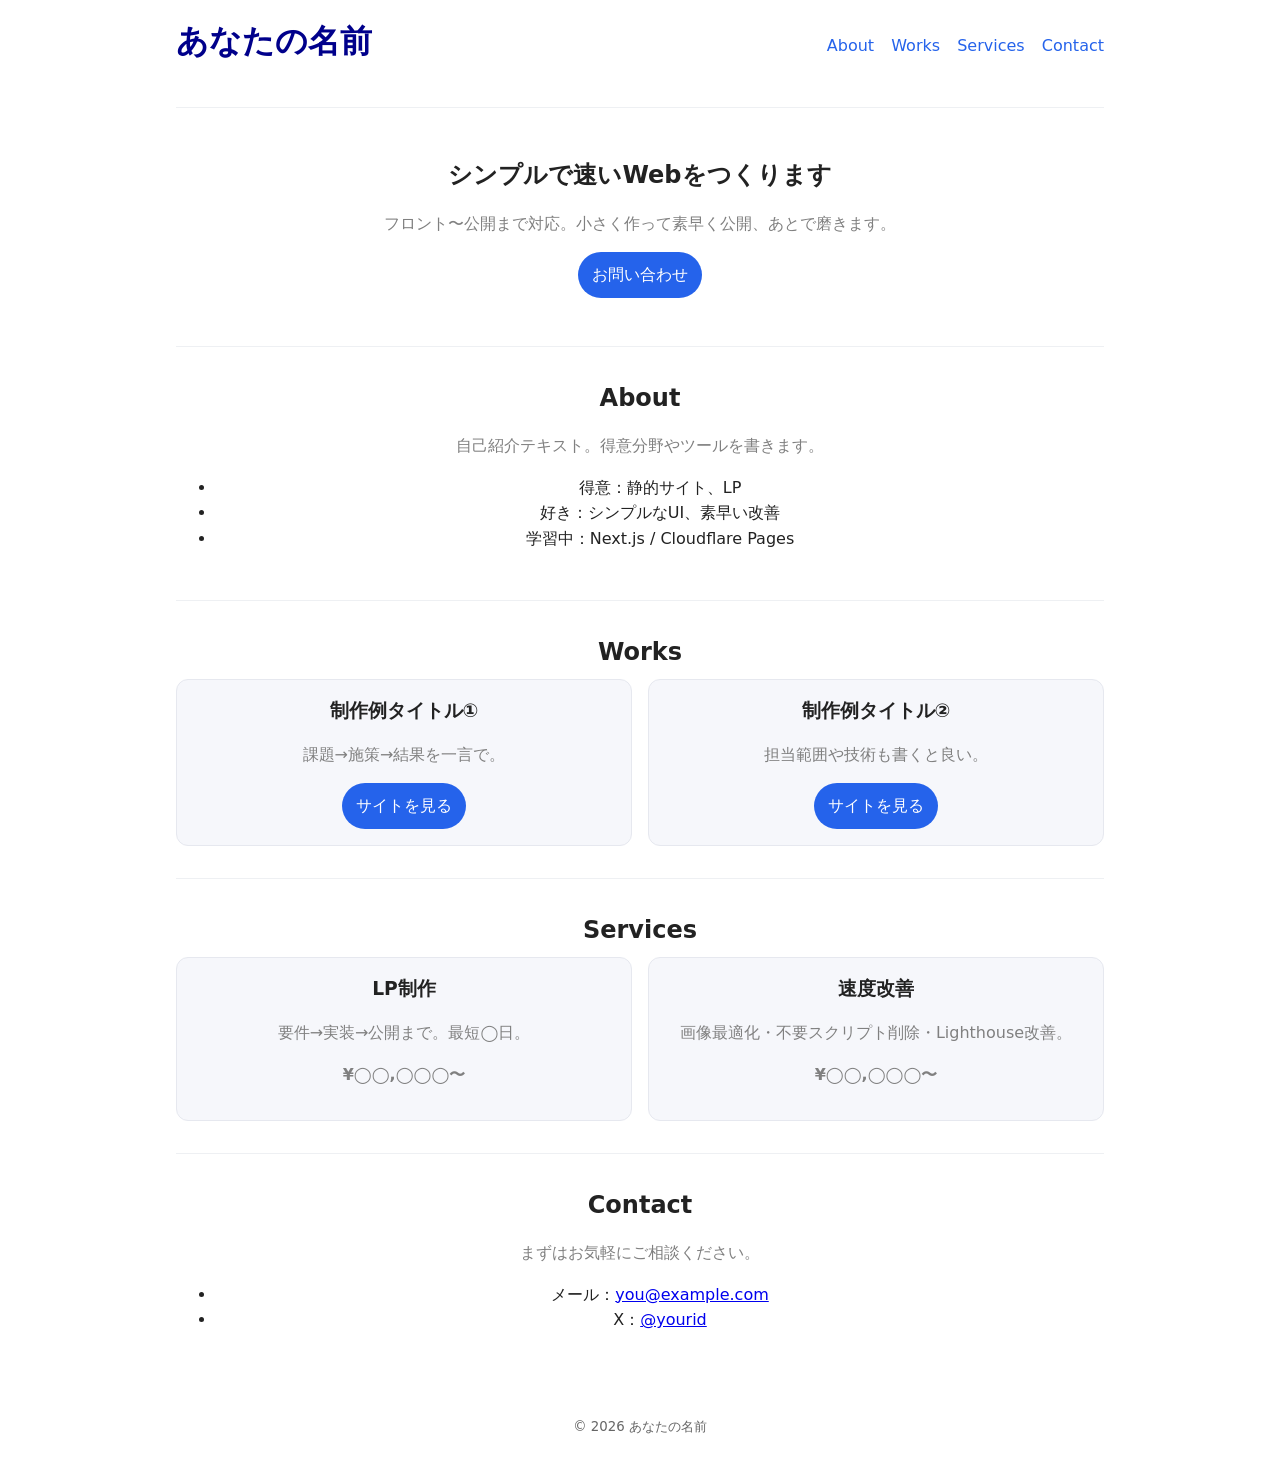
<file: index.html>
<!DOCTYPE html>
<html lang="ja">
<head>
  <meta charset="UTF-8" />
  <meta name="viewport" content="width=device-width, initial-scale=1" />
  <title>あなたの名前 | ポートフォリオ</title>
  <meta name="description" content="エンジニアのポートフォリオサイト" />
  <link rel="stylesheet" href="style.css" />
</head>
<body>
  <header>
    <h1>あなたの名前</h1>
    <nav>
      <a href="#about">About</a>
      <a href="#works">Works</a>
      <a href="#services">Services</a>
      <a href="#contact">Contact</a>
    </nav>
  </header>

  <main>
    <section id="hero" aria-labelledby="hero-title">
      <h2 id="hero-title">シンプルで速いWebをつくります</h2>
      <p>フロント〜公開まで対応。小さく作って素早く公開、あとで磨きます。</p>
      <a class="btn" href="#contact">お問い合わせ</a>
    </section>

    <section id="about" aria-labelledby="about-title">
      <h2 id="about-title">About</h2>
      <p>自己紹介テキスト。得意分野やツールを書きます。</p>
      <ul>
        <li>得意：静的サイト、LP</li>
        <li>好き：シンプルなUI、素早い改善</li>
        <li>学習中：Next.js / Cloudflare Pages</li>
      </ul>
    </section>

    <section id="works" aria-labelledby="works-title">
      <h2 id="works-title">Works</h2>
      <div class="grid">
        <article class="card">
          <h3>制作例タイトル①</h3>
          <p>課題→施策→結果を一言で。</p>
          <a class="btn" href="#" target="_blank" rel="noopener">サイトを見る</a>
        </article>
        <article class="card">
          <h3>制作例タイトル②</h3>
          <p>担当範囲や技術も書くと良い。</p>
          <a class="btn" href="#" target="_blank" rel="noopener">サイトを見る</a>
        </article>
      </div>
    </section>

    <section id="services" aria-labelledby="services-title">
      <h2 id="services-title">Services</h2>
      <div class="grid">
        <div class="card">
          <h3>LP制作</h3>
          <p>要件→実装→公開まで。最短◯日。</p>
          <p class="price">¥◯◯,◯◯◯〜</p>
        </div>
        <div class="card">
          <h3>速度改善</h3>
          <p>画像最適化・不要スクリプト削除・Lighthouse改善。</p>
          <p class="price">¥◯◯,◯◯◯〜</p>
        </div>
      </div>
    </section>

    <section id="contact" aria-labelledby="contact-title">
      <h2 id="contact-title">Contact</h2>
      <p>まずはお気軽にご相談ください。</p>
      <ul>
        <li>メール：<a href="mailto:you@example.com">you@example.com</a></li>
        <li>X：<a href="https://x.com/yourid" target="_blank" rel="noopener">@yourid</a></li>
      </ul>
    </section>
  </main>

  <footer>
    <small>© <span id="year"></span> あなたの名前</small>
  </footer>

  <script>
    document.getElementById('year').textContent = new Date().getFullYear();
  </script>
</body>
</html>
</file>
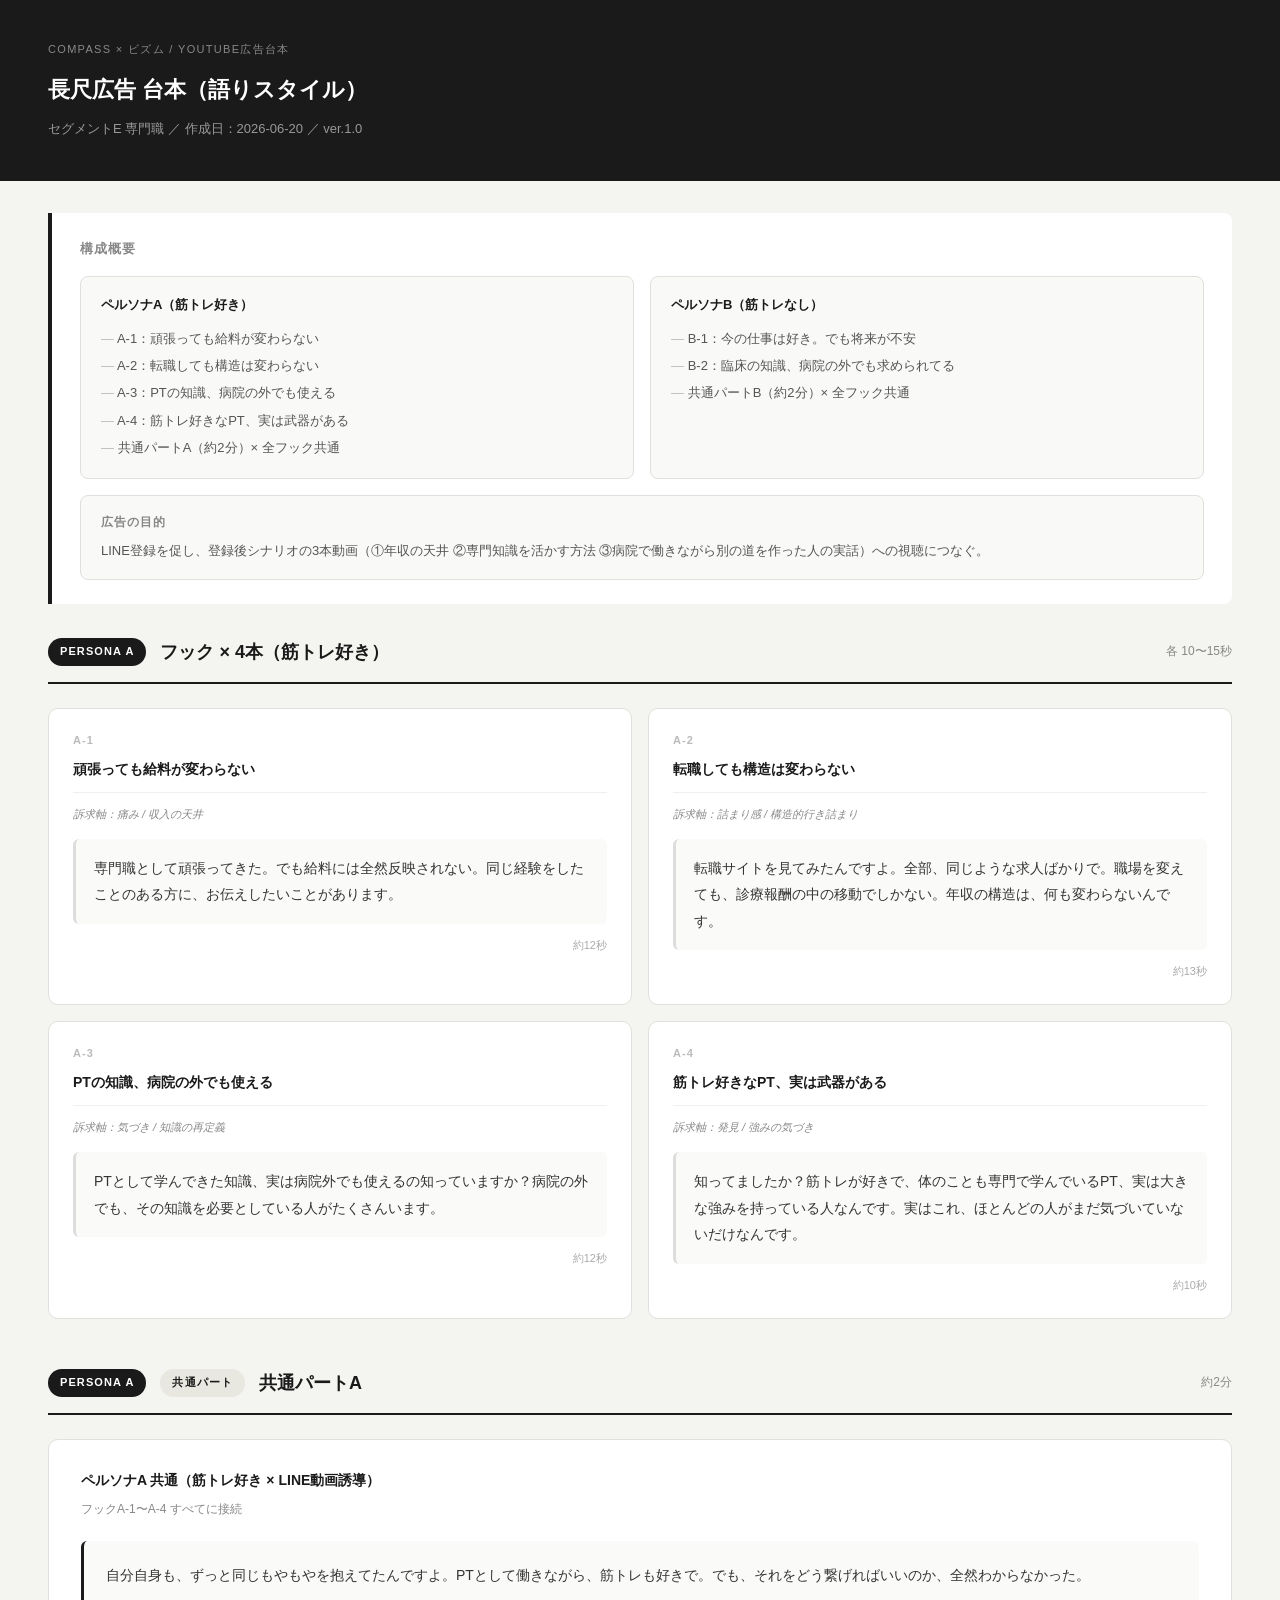
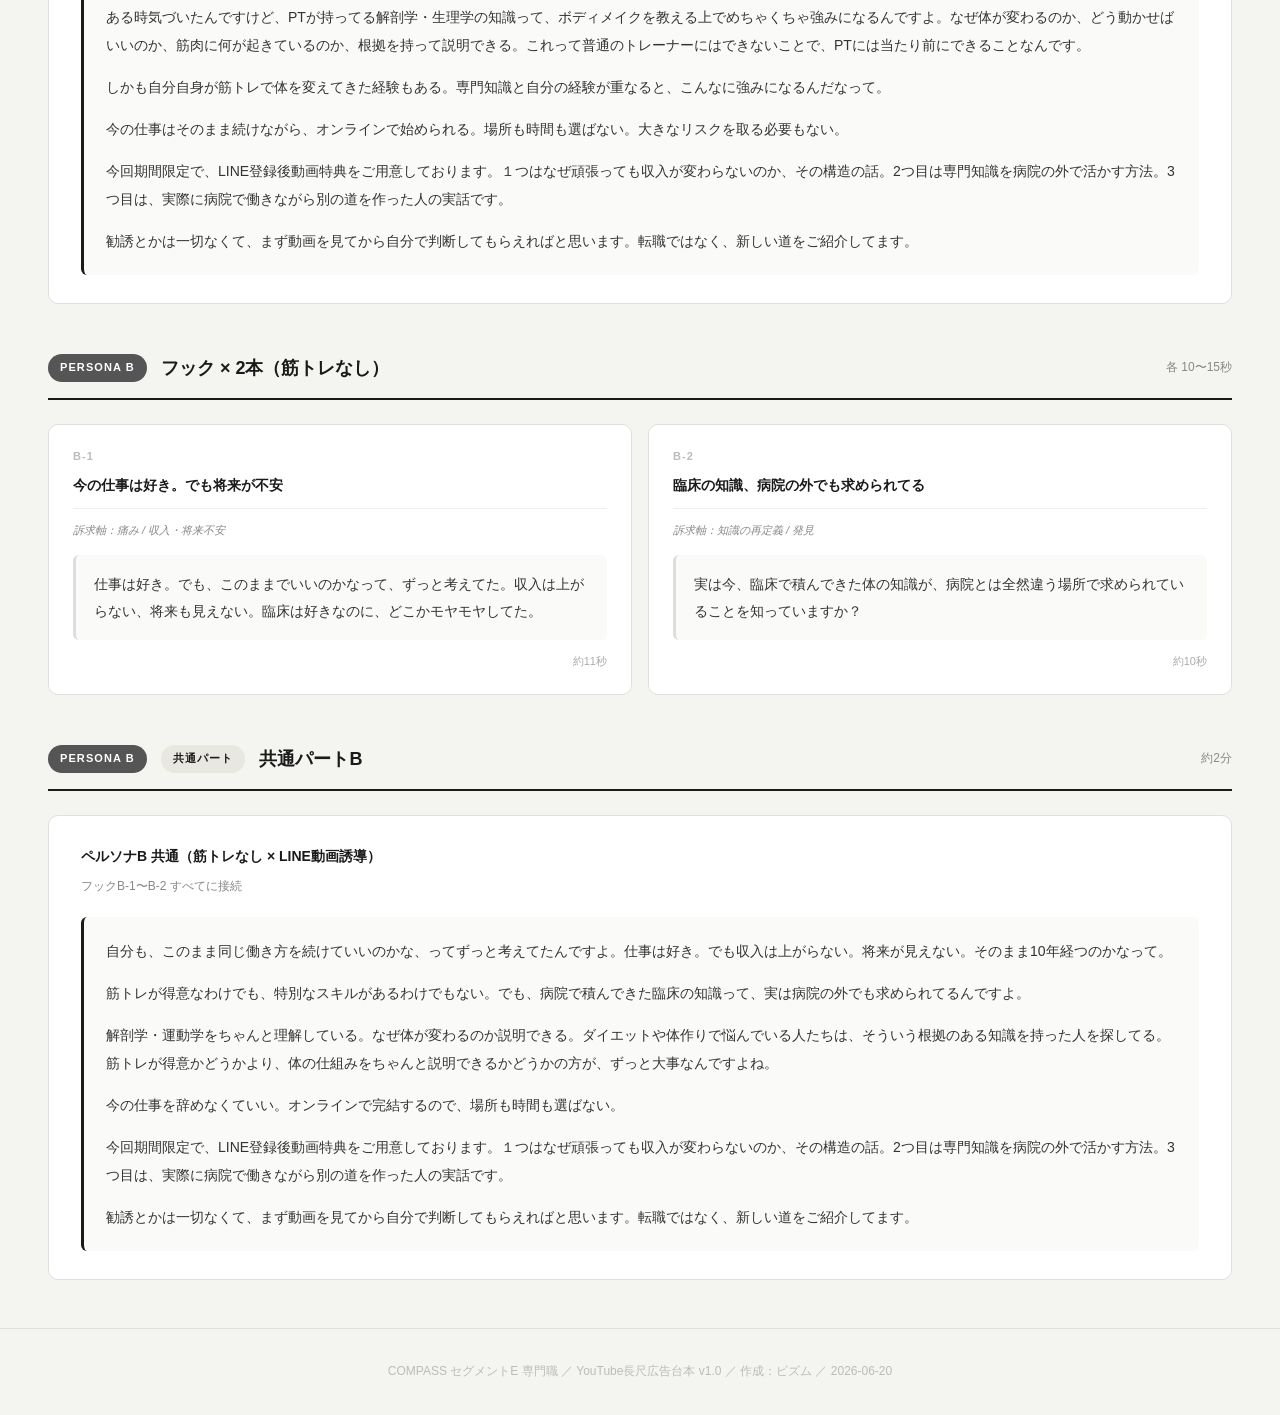
<file: yt_script_longform_20260620.html>
<!DOCTYPE html>
<html lang="ja">
<head>
  <meta charset="UTF-8">
  <meta name="viewport" content="width=device-width, initial-scale=1.0">
  <title>COMPASS YouTube長尺広告 台本 | 2026-06-20</title>
  <style>
    * { box-sizing: border-box; margin: 0; padding: 0; }

    body {
      font-family: 'Helvetica Neue', 'Hiragino Sans', 'Yu Gothic', sans-serif;
      background: #f4f4f0;
      color: #1a1a1a;
      line-height: 1.8;
    }

    header {
      background: #1a1a1a;
      color: #fff;
      padding: 40px 48px;
    }

    header .label {
      font-size: 11px;
      letter-spacing: 0.12em;
      text-transform: uppercase;
      color: #888;
      margin-bottom: 10px;
    }

    header h1 {
      font-size: 22px;
      font-weight: 700;
      margin-bottom: 8px;
    }

    header .meta {
      font-size: 13px;
      color: #999;
    }

    .overview {
      background: #fff;
      border-left: 4px solid #1a1a1a;
      margin: 32px 48px;
      padding: 24px 28px;
      border-radius: 0 8px 8px 0;
    }

    .overview h2 {
      font-size: 13px;
      font-weight: 700;
      letter-spacing: 0.08em;
      text-transform: uppercase;
      color: #888;
      margin-bottom: 16px;
    }

    .structure-grid {
      display: grid;
      grid-template-columns: 1fr 1fr;
      gap: 16px;
    }

    .structure-box {
      background: #f9f9f7;
      border: 1px solid #e0e0dc;
      border-radius: 8px;
      padding: 16px 20px;
    }

    .structure-box h3 {
      font-size: 13px;
      font-weight: 700;
      margin-bottom: 8px;
    }

    .structure-box ul {
      list-style: none;
      font-size: 13px;
      color: #555;
    }

    .structure-box ul li {
      padding: 2px 0;
    }

    .structure-box ul li::before {
      content: "—  ";
      color: #bbb;
    }

    .purpose-box {
      background: #f9f9f7;
      border: 1px solid #e0e0dc;
      border-radius: 8px;
      padding: 16px 20px;
      margin-top: 16px;
      font-size: 13px;
      color: #555;
    }

    .purpose-box strong {
      display: block;
      font-size: 12px;
      font-weight: 700;
      letter-spacing: 0.08em;
      text-transform: uppercase;
      color: #888;
      margin-bottom: 6px;
    }

    /* Section */
    .section {
      margin: 0 48px 48px;
    }

    .section-header {
      display: flex;
      align-items: center;
      gap: 14px;
      margin-bottom: 24px;
      padding-bottom: 14px;
      border-bottom: 2px solid #1a1a1a;
    }

    .persona-tag {
      display: inline-block;
      font-size: 11px;
      font-weight: 700;
      letter-spacing: 0.1em;
      text-transform: uppercase;
      padding: 4px 12px;
      border-radius: 100px;
    }

    .persona-a { background: #1a1a1a; color: #fff; }
    .persona-b { background: #555; color: #fff; }
    .common-tag { background: #e8e8e0; color: #1a1a1a; }

    .section-header h2 {
      font-size: 18px;
      font-weight: 700;
    }

    .section-header .duration {
      font-size: 12px;
      color: #888;
      margin-left: auto;
    }

    /* Hook cards */
    .hooks-grid {
      display: grid;
      grid-template-columns: 1fr 1fr;
      gap: 16px;
      margin-bottom: 0;
    }

    .hook-card {
      background: #fff;
      border: 1px solid #e0e0dc;
      border-radius: 10px;
      padding: 22px 24px;
      position: relative;
    }

    .hook-id {
      font-size: 11px;
      font-weight: 700;
      letter-spacing: 0.1em;
      color: #bbb;
      margin-bottom: 6px;
    }

    .hook-title {
      font-size: 14px;
      font-weight: 700;
      color: #1a1a1a;
      margin-bottom: 12px;
      padding-bottom: 10px;
      border-bottom: 1px solid #f0f0ec;
    }

    .hook-axis {
      font-size: 11px;
      color: #888;
      margin-bottom: 14px;
      font-style: italic;
    }

    .script-text {
      font-size: 14px;
      line-height: 1.9;
      color: #333;
      background: #fafaf8;
      border-radius: 6px;
      padding: 16px 18px;
      border-left: 3px solid #ddd;
    }

    .duration-badge {
      font-size: 11px;
      color: #aaa;
      margin-top: 12px;
      text-align: right;
    }

    /* Common part */
    .common-card {
      background: #fff;
      border: 1px solid #e0e0dc;
      border-radius: 10px;
      padding: 28px 32px;
    }

    .common-card .common-title {
      font-size: 14px;
      font-weight: 700;
      color: #1a1a1a;
      margin-bottom: 6px;
    }

    .common-card .common-sub {
      font-size: 12px;
      color: #888;
      margin-bottom: 20px;
    }

    .common-script {
      font-size: 14px;
      line-height: 2.0;
      color: #333;
      background: #fafaf8;
      border-radius: 6px;
      padding: 20px 22px;
      border-left: 3px solid #1a1a1a;
    }

    .common-script p {
      margin-bottom: 14px;
    }

    .common-script p:last-child {
      margin-bottom: 0;
    }

    /* Policy check */
    .policy-section {
      margin: 0 48px 48px;
    }

    .policy-header {
      display: flex;
      align-items: center;
      gap: 12px;
      margin-bottom: 16px;
      padding-bottom: 12px;
      border-bottom: 2px solid #1a1a1a;
    }

    .policy-header h2 {
      font-size: 16px;
      font-weight: 700;
    }

    .policy-table {
      width: 100%;
      border-collapse: collapse;
      background: #fff;
      border-radius: 10px;
      overflow: hidden;
      border: 1px solid #e0e0dc;
      font-size: 13px;
    }

    .policy-table th {
      background: #f4f4f0;
      padding: 12px 18px;
      text-align: left;
      font-size: 11px;
      font-weight: 700;
      letter-spacing: 0.08em;
      text-transform: uppercase;
      color: #888;
      border-bottom: 1px solid #e0e0dc;
    }

    .policy-table td {
      padding: 12px 18px;
      border-bottom: 1px solid #f4f4f0;
      color: #444;
    }

    .policy-table tr:last-child td {
      border-bottom: none;
    }

    .ok { color: #2d7a2d; font-weight: 700; }
    .ng { color: #c0392b; font-weight: 700; }

    /* Footer */
    footer {
      text-align: center;
      padding: 32px 48px;
      font-size: 12px;
      color: #bbb;
      border-top: 1px solid #e0e0dc;
      margin-top: 16px;
    }

    @media (max-width: 720px) {
      header, .overview, .section, .policy-section { padding-left: 20px; padding-right: 20px; }
      .overview { margin: 20px; }
      .section { margin: 0 20px 40px; }
      .policy-section { margin: 0 20px 40px; }
      .hooks-grid { grid-template-columns: 1fr; }
      .structure-grid { grid-template-columns: 1fr; }
    }
  </style>
</head>
<body>

<header>
  <div class="label">COMPASS × ビズム / YouTube広告台本</div>
  <h1>長尺広告 台本（語りスタイル）</h1>
  <div class="meta">セグメントE 専門職 ／ 作成日：2026-06-20 ／ ver.1.0</div>
</header>

<!-- 構成概要 -->
<div class="overview">
  <h2>構成概要</h2>
  <div class="structure-grid">
    <div class="structure-box">
      <h3>ペルソナA（筋トレ好き）</h3>
      <ul>
        <li>A-1：頑張っても給料が変わらない</li>
        <li>A-2：転職しても構造は変わらない</li>
        <li>A-3：PTの知識、病院の外でも使える</li>
        <li>A-4：筋トレ好きなPT、実は武器がある</li>
        <li>共通パートA（約2分）× 全フック共通</li>
      </ul>
    </div>
    <div class="structure-box">
      <h3>ペルソナB（筋トレなし）</h3>
      <ul>
        <li>B-1：今の仕事は好き。でも将来が不安</li>
        <li>B-2：臨床の知識、病院の外でも求められてる</li>
        <li>共通パートB（約2分）× 全フック共通</li>
      </ul>
    </div>
  </div>
  <div class="purpose-box">
    <strong>広告の目的</strong>
    LINE登録を促し、登録後シナリオの3本動画（①年収の天井 ②専門知識を活かす方法 ③病院で働きながら別の道を作った人の実話）への視聴につなぐ。
  </div>
</div>

<!-- ペルソナA フック -->
<div class="section">
  <div class="section-header">
    <span class="persona-tag persona-a">Persona A</span>
    <h2>フック × 4本（筋トレ好き）</h2>
    <span class="duration">各 10〜15秒</span>
  </div>

  <div class="hooks-grid">

    <div class="hook-card">
      <div class="hook-id">A-1</div>
      <div class="hook-title">頑張っても給料が変わらない</div>
      <div class="hook-axis">訴求軸：痛み / 収入の天井</div>
      <div class="script-text">
        専門職として頑張ってきた。でも給料には全然反映されない。同じ経験をしたことのある方に、お伝えしたいことがあります。
      </div>
      <div class="duration-badge">約12秒</div>
    </div>

    <div class="hook-card">
      <div class="hook-id">A-2</div>
      <div class="hook-title">転職しても構造は変わらない</div>
      <div class="hook-axis">訴求軸：詰まり感 / 構造的行き詰まり</div>
      <div class="script-text">
        転職サイトを見てみたんですよ。全部、同じような求人ばかりで。職場を変えても、診療報酬の中の移動でしかない。年収の構造は、何も変わらないんです。
      </div>
      <div class="duration-badge">約13秒</div>
    </div>

    <div class="hook-card">
      <div class="hook-id">A-3</div>
      <div class="hook-title">PTの知識、病院の外でも使える</div>
      <div class="hook-axis">訴求軸：気づき / 知識の再定義</div>
      <div class="script-text">
        PTとして学んできた知識、実は病院外でも使えるの知っていますか？病院の外でも、その知識を必要としている人がたくさんいます。
      </div>
      <div class="duration-badge">約12秒</div>
    </div>

    <div class="hook-card">
      <div class="hook-id">A-4</div>
      <div class="hook-title">筋トレ好きなPT、実は武器がある</div>
      <div class="hook-axis">訴求軸：発見 / 強みの気づき</div>
      <div class="script-text">
        知ってましたか？筋トレが好きで、体のことも専門で学んでいるPT、実は大きな強みを持っている人なんです。実はこれ、ほとんどの人がまだ気づいていないだけなんです。
      </div>
      <div class="duration-badge">約10秒</div>
    </div>

  </div>
</div>

<!-- 共通パートA -->
<div class="section">
  <div class="section-header">
    <span class="persona-tag persona-a">Persona A</span>
    <span class="persona-tag common-tag">共通パート</span>
    <h2>共通パートA</h2>
    <span class="duration">約2分</span>
  </div>

  <div class="common-card">
    <div class="common-title">ペルソナA 共通（筋トレ好き × LINE動画誘導）</div>
    <div class="common-sub">フックA-1〜A-4 すべてに接続</div>
    <div class="common-script">
      <p>
        自分自身も、ずっと同じもやもやを抱えてたんですよ。PTとして働きながら、筋トレも好きで。でも、それをどう繋げればいいのか、全然わからなかった。
      </p>
      <p>
        ある時気づいたんですけど、PTが持ってる解剖学・生理学の知識って、ボディメイクを教える上でめちゃくちゃ強みになるんですよ。なぜ体が変わるのか、どう動かせばいいのか、筋肉に何が起きているのか、根拠を持って説明できる。これって普通のトレーナーにはできないことで、PTには当たり前にできることなんです。
      </p>
      <p>
        しかも自分自身が筋トレで体を変えてきた経験もある。専門知識と自分の経験が重なると、こんなに強みになるんだなって。
      </p>
      <p>
        今の仕事はそのまま続けながら、オンラインで始められる。場所も時間も選ばない。大きなリスクを取る必要もない。
      </p>
      <p>
        今回期間限定で、LINE登録後動画特典をご用意しております。１つはなぜ頑張っても収入が変わらないのか、その構造の話。2つ目は専門知識を病院の外で活かす方法。3つ目は、実際に病院で働きながら別の道を作った人の実話です。
      </p>
      <p>
        勧誘とかは一切なくて、まず動画を見てから自分で判断してもらえればと思います。転職ではなく、新しい道をご紹介してます。
      </p>
    </div>
  </div>
</div>

<!-- ペルソナB フック -->
<div class="section">
  <div class="section-header">
    <span class="persona-tag persona-b">Persona B</span>
    <h2>フック × 2本（筋トレなし）</h2>
    <span class="duration">各 10〜15秒</span>
  </div>

  <div class="hooks-grid">

    <div class="hook-card">
      <div class="hook-id">B-1</div>
      <div class="hook-title">今の仕事は好き。でも将来が不安</div>
      <div class="hook-axis">訴求軸：痛み / 収入・将来不安</div>
      <div class="script-text">
        仕事は好き。でも、このままでいいのかなって、ずっと考えてた。収入は上がらない、将来も見えない。臨床は好きなのに、どこかモヤモヤしてた。
      </div>
      <div class="duration-badge">約11秒</div>
    </div>

    <div class="hook-card">
      <div class="hook-id">B-2</div>
      <div class="hook-title">臨床の知識、病院の外でも求められてる</div>
      <div class="hook-axis">訴求軸：知識の再定義 / 発見</div>
      <div class="script-text">
        実は今、臨床で積んできた体の知識が、病院とは全然違う場所で求められていることを知っていますか？
      </div>
      <div class="duration-badge">約10秒</div>
    </div>

  </div>
</div>

<!-- 共通パートB -->
<div class="section">
  <div class="section-header">
    <span class="persona-tag persona-b">Persona B</span>
    <span class="persona-tag common-tag">共通パート</span>
    <h2>共通パートB</h2>
    <span class="duration">約2分</span>
  </div>

  <div class="common-card">
    <div class="common-title">ペルソナB 共通（筋トレなし × LINE動画誘導）</div>
    <div class="common-sub">フックB-1〜B-2 すべてに接続</div>
    <div class="common-script">
      <p>
        自分も、このまま同じ働き方を続けていいのかな、ってずっと考えてたんですよ。仕事は好き。でも収入は上がらない。将来が見えない。そのまま10年経つのかなって。
      </p>
      <p>
        筋トレが得意なわけでも、特別なスキルがあるわけでもない。でも、病院で積んできた臨床の知識って、実は病院の外でも求められてるんですよ。
      </p>
      <p>
        解剖学・運動学をちゃんと理解している。なぜ体が変わるのか説明できる。ダイエットや体作りで悩んでいる人たちは、そういう根拠のある知識を持った人を探してる。筋トレが得意かどうかより、体の仕組みをちゃんと説明できるかどうかの方が、ずっと大事なんですよね。
      </p>
      <p>
        今の仕事を辞めなくていい。オンラインで完結するので、場所も時間も選ばない。
      </p>
      <p>
        今回期間限定で、LINE登録後動画特典をご用意しております。１つはなぜ頑張っても収入が変わらないのか、その構造の話。2つ目は専門知識を病院の外で活かす方法。3つ目は、実際に病院で働きながら別の道を作った人の実話です。
      </p>
      <p>
        勧誘とかは一切なくて、まず動画を見てから自分で判断してもらえればと思います。転職ではなく、新しい道をご紹介してます。
      </p>
    </div>
  </div>
</div>

<footer>
  COMPASS セグメントE 専門職 ／ YouTube長尺広告台本 v1.0 ／ 作成：ビズム ／ 2026-06-20
</footer>

</body>
</html>
</file>
<file: style.css>
body {
  background-color: #f0f8ff;
  font-family: Arial, sans-serif;
  text-align: center;
}

h1 {
  color: darkblue;
}

p {
  color: gray;
}
:root { --bg:#fff; --fg:#222; --muted:#666; --accent:#2563eb; --card:#f6f7fb; }
* { box-sizing: border-box; }
html,body { margin:0; padding:0; color:var(--fg); background:var(--bg); font-family: system-ui, -apple-system, "Segoe UI", Roboto, "Hiragino Sans", "Noto Sans JP", sans-serif; line-height:1.6; }
header, main, footer { max-width: 960px; margin: 0 auto; padding: 16px; }
header { display:flex; align-items:center; justify-content:space-between; gap:12px; position: sticky; top:0; background: rgba(255,255,255,.8); backdrop-filter: blur(6px); }
nav a { margin-left: 12px; color: var(--accent); text-decoration: none; }
nav a:hover { text-decoration: underline; }
h1,h2,h3 { margin: 0 0 8px; }
section { padding: 32px 0; border-top: 1px solid #eef0f3; }
#hero { text-align:center; padding: 48px 0; }
.grid { display: grid; grid-template-columns: repeat(auto-fit, minmax(240px, 1fr)); gap: 16px; }
.card { background: var(--card); border: 1px solid #e6e8ef; border-radius: 12px; padding: 16px; }
.card img { width: 100%; height: auto; border-radius: 8px; }
.btn { display:inline-block; padding:10px 14px; border-radius: 999px; background:var(--accent); color:#fff; text-decoration:none; }
.btn:hover { opacity:.9; }
.price { font-weight:600; }
footer { text-align:center; color: var(--muted); padding-bottom: 40px; }
@media (max-width:600px){ header { flex-direction: column; align-items: flex-start; } }
</file>
